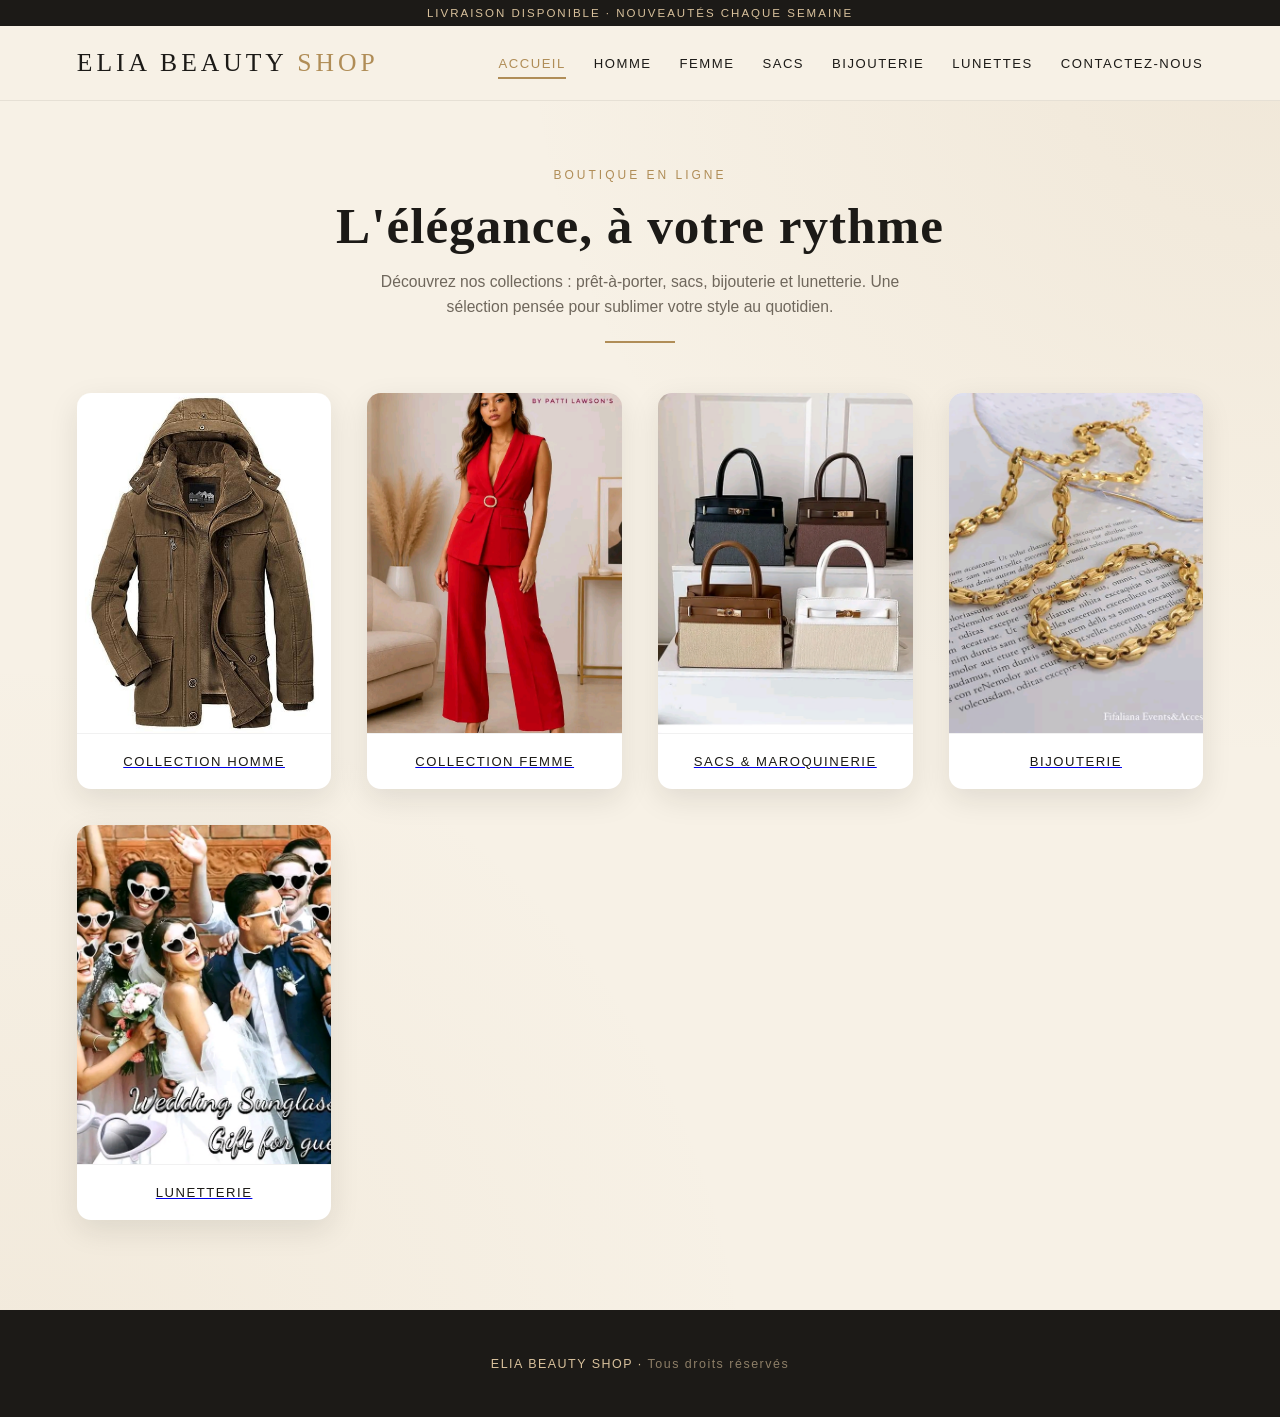
<file: index.html>
<!DOCTYPE html>
<html lang="fr">
<head>
<meta charset="UTF-8">
<meta name="viewport" content="width=device-width, initial-scale=1.0">
<title>ELIA BEAUTY SHOP — Accueil</title>
<link rel="stylesheet" href="style.css">
</head>
<body>

<div class="topbar">Livraison disponible &middot; Nouveautés chaque semaine</div>

<header class="site-header">
  <a href="index.html" class="logo">ELIA BEAUTY<span> SHOP</span></a>
  <ul class="nav-links">
    <li><a href="index.html" class="active">Accueil</a></li>
    <li><a href="Collection_Pour_Homme.html">Homme</a></li>
    <li><a href="Collection_Accesoir_Femme.html">Femme</a></li>
    <li><a href="Collection_sac.html">Sacs</a></li>
    <li><a href="Collection_bijouterie.html">Bijouterie</a></li>
    <li><a href="Collection_Lunite.html">Lunettes</a></li>
    <li><a href="contact.html"> Contactez-nous</a></li>
  </ul>
</header>

<section class="hero">
  <span class="eyebrow">Boutique en ligne</span>
  <h1>L'élégance, à votre rythme</h1>
  <p>Découvrez nos collections : prêt-à-porter, sacs, bijouterie et lunetterie. Une sélection pensée pour sublimer votre style au quotidien.</p>
  <hr>
</section>

<div class="img">

  <a class="card" href="Collection_Pour_Homme.html">
    <div class="frame">
      <img class="principale" src="hhh1.jpg" alt="Collection Homme">
      <img class="secondaire" src="h2.jpg" alt="Collection Homme">
    </div>
    <div class="etiquette">Collection Homme</div>
  </a>

  <a class="card" href="Collection_Accesoir_Femme.html">
    <div class="frame">
      <img class="principale" src="FEMME (3).jpg" alt="Collection Femme">
      <img class="secondaire" src="FEMME (2).jpg" alt="Collection Femme">
    </div>
    <div class="etiquette">Collection Femme</div>
  </a>

  <a class="card" href="Collection_sac.html">
    <div class="frame">
      <img class="principale" src="fh.jpg" alt="Collection Sacs">
      <img class="secondaire" src="j.jpg" alt="Collection Sacs">
    </div>
    <div class="etiquette">Sacs &amp; Maroquinerie</div>
  </a>

  <a class="card" href="Collection_bijouterie.html">
    <div class="frame">
      <img class="principale" src="rj.jpg" alt="Collection Bijouterie">
      <img class="secondaire" src="m.jpg" alt="Collection Bijouterie">
    </div>
    <div class="etiquette">Bijouterie</div>
  </a>

  <a class="card" href="Collection_Lunite.html">
    <div class="frame">
      <img class="principale" src="g.jpg" alt="Collection Lunettes">
      <img class="secondaire" src="co.jpg" alt="Collection Lunettes">
    </div>
    <div class="etiquette">Lunetterie</div>
  </a>

</div>

<footer class="site-footer">
  <p>ELIA BEAUTY SHOP &middot; <span>Tous droits réservés</span></p>
</footer>

</body>
</html>
</file>
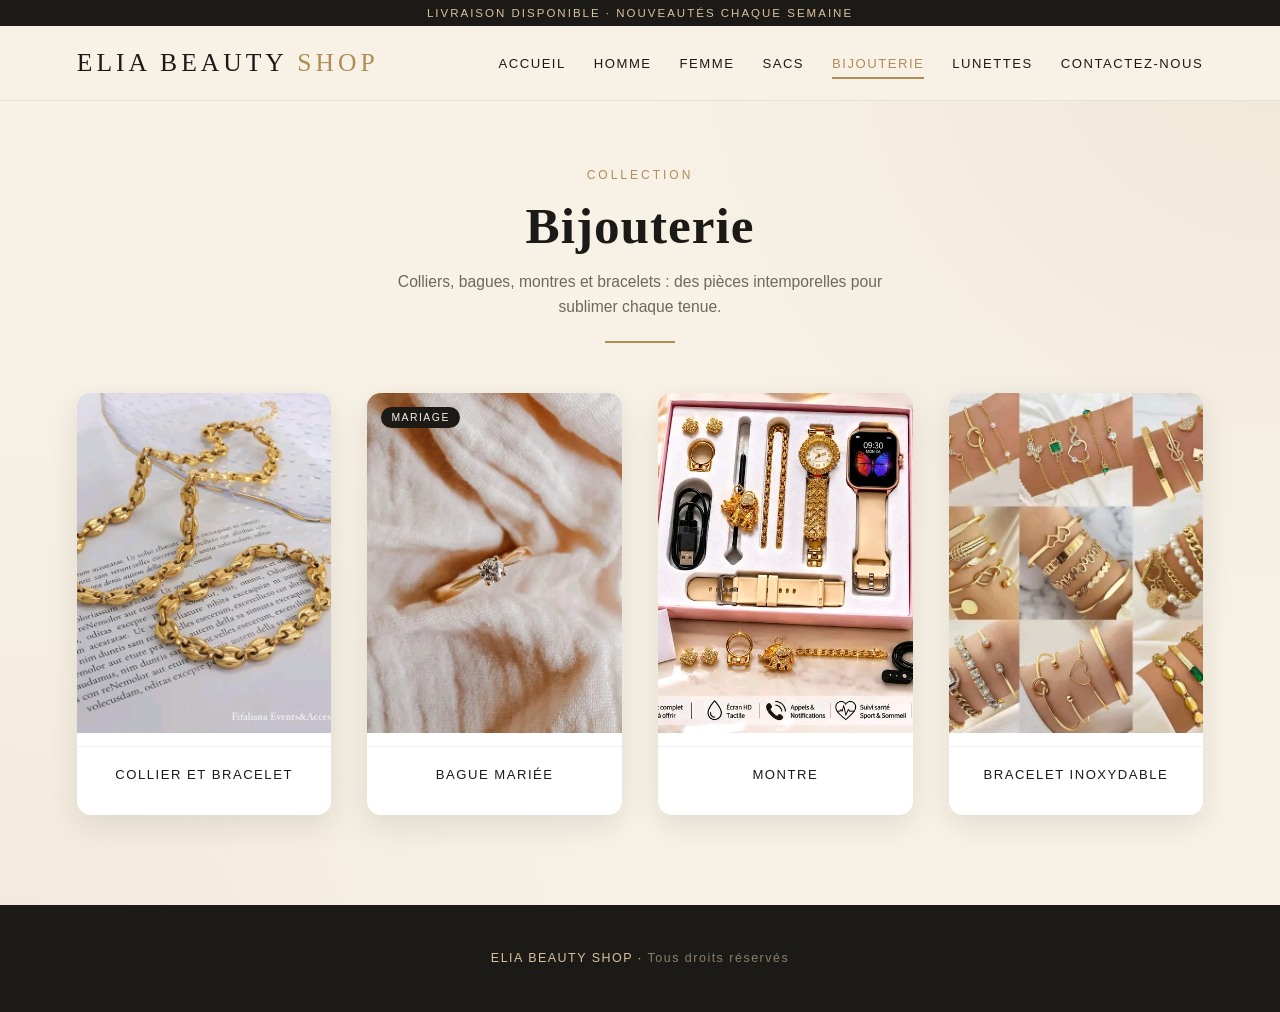
<file: Collection_bijouterie.html>
<!DOCTYPE html>
<html lang="fr">
<head>
<meta charset="UTF-8">
<meta name="viewport" content="width=device-width, initial-scale=1.0">
<title>ELIA BEAUTY SHOP— Bijouterie</title>
<link rel="stylesheet" href="style.css">
</head>
<body>

<div class="topbar">Livraison disponible &middot; Nouveautés chaque semaine</div>

<header class="site-header">
  <a href="index.html" class="logo">ELIA BEAUTY <span>SHOP</span></a>
  <ul class="nav-links">
    <li><a href="index.html">Accueil</a></li>
    <li><a href="Collection_Pour_Homme.html">Homme</a></li>
    <li><a href="Collection_Accesoir_Femme.html">Femme</a></li>
    <li><a href="Collection_sac.html">Sacs</a></li>
    <li><a href="Collection_bijouterie.html" class="active">Bijouterie</a></li>
    <li><a href="Collection_Lunite.html">Lunettes</a></li>
     <li><a href="contact.html"> Contactez-nous</a></li>
  </ul>
</header>

<section class="hero">
  <span class="eyebrow">Collection</span>
  <h1>Bijouterie</h1>
  <p>Colliers, bagues, montres et bracelets : des pièces intemporelles pour sublimer chaque tenue.</p>
  <hr>
</section>

<div class="img">

  <div class="card">
    <div class="frame">
      <img class="principale" src="rj.jpg" alt="Collier et bracelet">
      <img class="secondaire" src="rrj.jpg" alt="Collier et bracelet">
    </div>
    <p class="etiquette">Collier et bracelet</p>
  </div>

  <div class="card">
    <span class="badge">Mariage</span>
    <div class="frame">
      <img class="principale" src="bgm.jpg" alt="Bague mariée">
      <img class="secondaire" src="bm.jpg" alt="Bague mariée">
    </div>
    <p class="etiquette">Bague mariée</p>
  </div>

  <div class="card">
    <div class="frame">
      <img class="principale" src="m.jpg" alt="Montre">
      <img class="secondaire" src="mm.jpg" alt="Montre">
    </div>
    <p class="etiquette">Montre</p>
  </div>

  <div class="card">
    <div class="frame">
      <img class="principale" src="b.jpg" alt="Bracelet inoxydable">
      <img class="secondaire" src="b.jpg" alt="Bracelet inoxydable">
    </div>
    <p class="etiquette">Bracelet inoxydable</p>
  </div>

</div>

<footer class="site-footer">
  <p>ELIA BEAUTY SHOP &middot; <span>Tous droits réservés</span></p>
</footer>

</body>
</html>
</file>
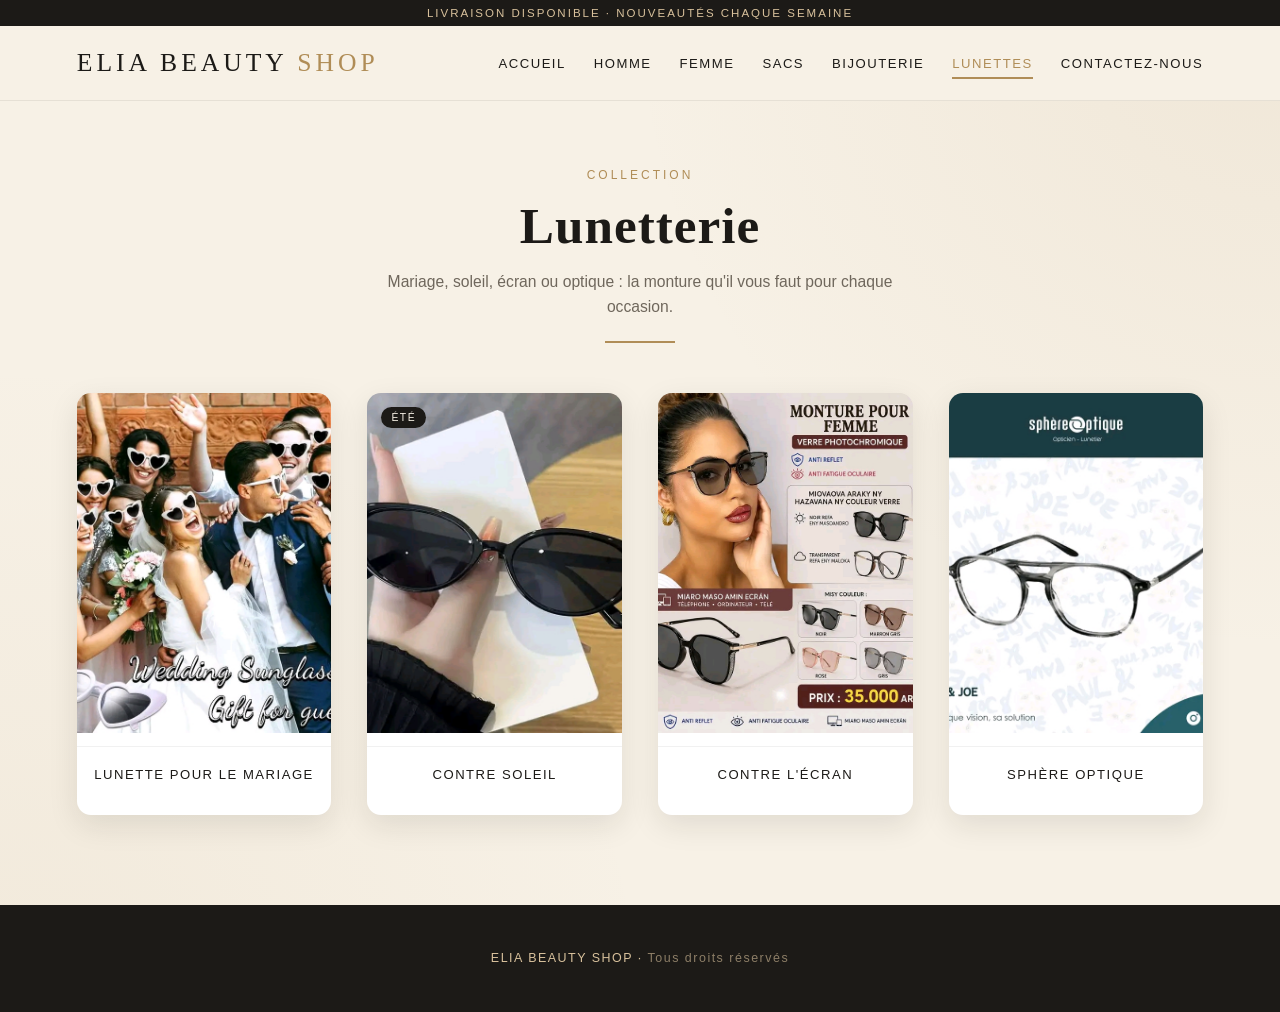
<file: Collection_Lunite.html>
<!DOCTYPE html>
<html lang="fr">
<head>
<meta charset="UTF-8">
<meta name="viewport" content="width=device-width, initial-scale=1.0">
<title>ELIA BEAUTY SHOP — Lunetterie</title>
<link rel="stylesheet" href="style.css">
</head>
<body>

<div class="topbar">Livraison disponible &middot; Nouveautés chaque semaine</div>

<header class="site-header">
  <a href="index.html" class="logo">ELIA BEAUTY <span>SHOP</span></a>
  <ul class="nav-links">
    <li><a href="index.html">Accueil</a></li>
    <li><a href="Collection_Pour_Homme.html">Homme</a></li>
    <li><a href="Collection_Accesoir_Femme.html">Femme</a></li>
    <li><a href="Collection_sac.html">Sacs</a></li>
    <li><a href="Collection_bijouterie.html">Bijouterie</a></li>
    <li><a href="Collection_Lunite.html" class="active">Lunettes</a></li>
     <li><a href="contact.html"> Contactez-nous</a></li>
  </ul>
</header>

<section class="hero">
  <span class="eyebrow">Collection</span>
  <h1>Lunetterie</h1>
  <p>Mariage, soleil, écran ou optique : la monture qu'il vous faut pour chaque occasion.</p>
  <hr>
</section>

<div class="img">

  <div class="card">
    <div class="frame">
      <img class="principale" src="g.jpg" alt="Lunette pour le mariage">
      <img class="secondaire" src="gg.jpg" alt="Lunette pour le mariage">
    </div>
    <p class="etiquette">Lunette pour le mariage</p>
  </div>

  <div class="card">
    <span class="badge">Été</span>
    <div class="frame">
      <img class="principale" src="co.jpg" alt="Contre soleil">
      <img class="secondaire" src="cco.jpg" alt="Contre soleil">
    </div>
    <p class="etiquette">Contre soleil</p>
  </div>

  <div class="card">
    <div class="frame">
      <img class="principale" src="n.jpg" alt="Contre l'écran">
      <img class="secondaire" src="nn.jpg" alt="Contre l'écran">
    </div>
    <p class="etiquette">Contre l'écran</p>
  </div>

  <div class="card">
    <div class="frame">
      <img class="principale" src="o.jpg" alt="Sphère optique">
      <img class="secondaire" src="oo.jpg" alt="Sphère optique">
    </div>
    <p class="etiquette">Sphère optique</p>
  </div>

</div>

<footer class="site-footer">
  <p>ELIA BEAUTY SHOP &middot; <span>Tous droits réservés</span></p>
</footer>

</body>
</html>
</file>
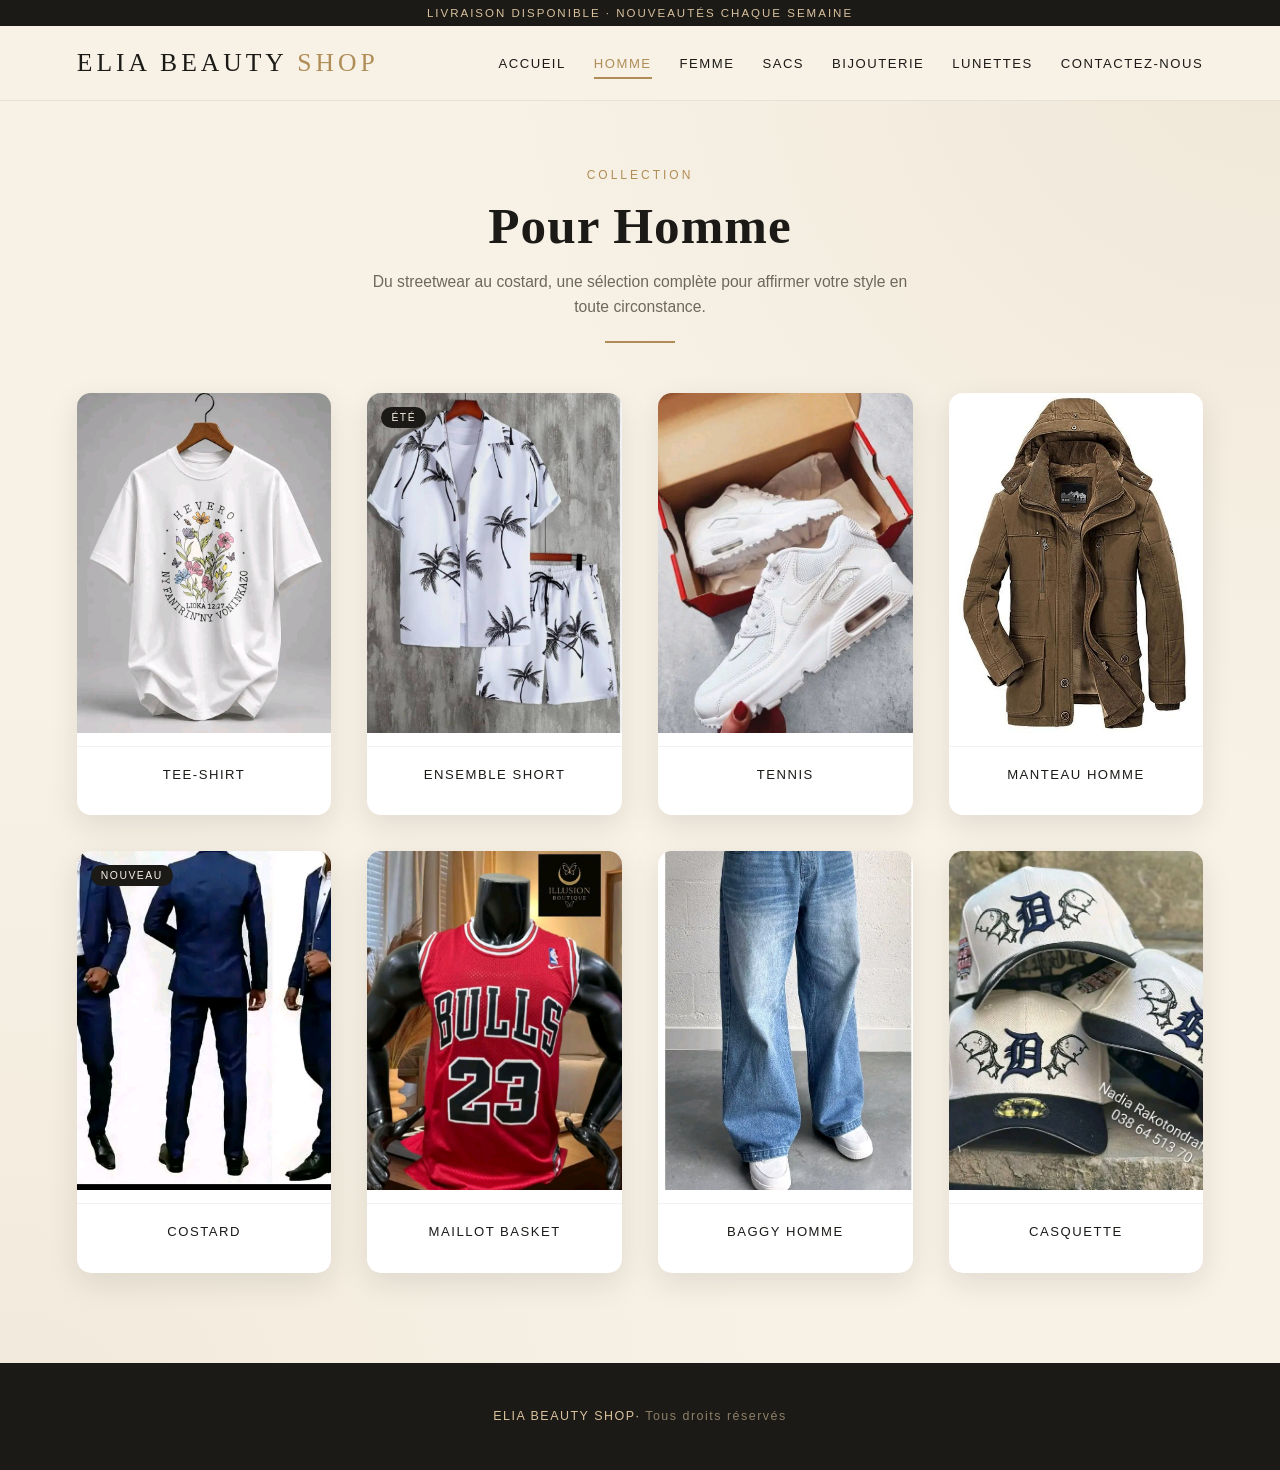
<file: Collection_Pour_Homme.html>
<!DOCTYPE html>
<html lang="fr">
<head>
<meta charset="UTF-8">
<meta name="viewport" content="width=device-width, initial-scale=1.0">
<title>ELIA BEAUTY SHOP — Homme</title>
<link rel="stylesheet" href="style.css">
</head>
<body>

<div class="topbar">Livraison disponible &middot; Nouveautés chaque semaine</div>

<header class="site-header">
  <a href="index.html" class="logo">ELIA BEAUTY <span>SHOP</span></a>
  <ul class="nav-links">
    <li><a href="index.html">Accueil</a></li>
    <li><a href="Collection_Pour_Homme.html" class="active">Homme</a></li>
    <li><a href="Collection_Accesoir_Femme.html">Femme</a></li>
    <li><a href="Collection_sac.html">Sacs</a></li>
    <li><a href="Collection_bijouterie.html">Bijouterie</a></li>
    <li><a href="Collection_Lunite.html">Lunettes</a></li>
     <li><a href="contact.html"> Contactez-nous</a></li>
  </ul>
</header>

<section class="hero">
  <span class="eyebrow">Collection</span>
  <h1>Pour Homme</h1>
  <p>Du streetwear au costard, une sélection complète pour affirmer votre style en toute circonstance.</p>
  <hr>
</section>

<div class="img">

  <div class="card">
    <div class="frame">
      <img class="principale" src="tty.jpg" alt="Tee-shirt">
      <img class="secondaire" src="ty.jpg" alt="Tee-shirt">
    </div>
    <p class="etiquette">Tee-shirt</p>
  </div>

  <div class="card">
    <span class="badge">Été</span>
    <div class="frame">
      <img class="principale" src="e2.jpg" alt="Ensemble short">
      <img class="secondaire" src="e3.jpg" alt="Ensemble short">
    </div>
    <p class="etiquette">Ensemble short</p>
  </div>

  <div class="card">
    <div class="frame">
      <img class="principale" src="NikeAIR.jpg" alt="Tennis">
      <img class="secondaire" src="AirNIKE.jpg" alt="Tennis">
    </div>
    <p class="etiquette">Tennis</p>
  </div>

  <div class="card">
    <div class="frame">
      <img class="principale" src="hhh1.jpg" alt="Manteau homme">
      <img class="secondaire" src="h2.jpg" alt="Manteau homme">
    </div>
    <p class="etiquette">Manteau homme</p>
  </div>

  <div class="card">
    <span class="badge">Nouveau</span>
    <div class="frame">
      <img class="principale" src="C1.jpg" alt="Costard">
      <img class="secondaire" src="C2.jpg" alt="Costard">
    </div>
    <p class="etiquette">Costard</p>
  </div>

  <div class="card">
    <div class="frame">
      <img class="principale" src="llo.jpg" alt="Maillot basket">
      <img class="secondaire" src="lo.jpg" alt="Maillot basket">
    </div>
    <p class="etiquette">Maillot basket</p>
  </div>

  <div class="card">
    <div class="frame">
      <img class="principale" src="ggy.jpg" alt="Baggy homme">
      <img class="secondaire" src="gy.jpg" alt="Baggy homme">
    </div>
    <p class="etiquette">Baggy homme</p>
  </div>

  <div class="card">
    <div class="frame">
      <img class="principale" src="ta.jpg" alt="Casquette">
      <img class="secondaire" src="tta.jpg" alt="Casquette">
    </div>
    <p class="etiquette">Casquette</p>
  </div>

</div>

<footer class="site-footer">
  <p>ELIA BEAUTY SHOP&middot; <span>Tous droits réservés</span></p>
</footer>

</body>
</html>
</file>
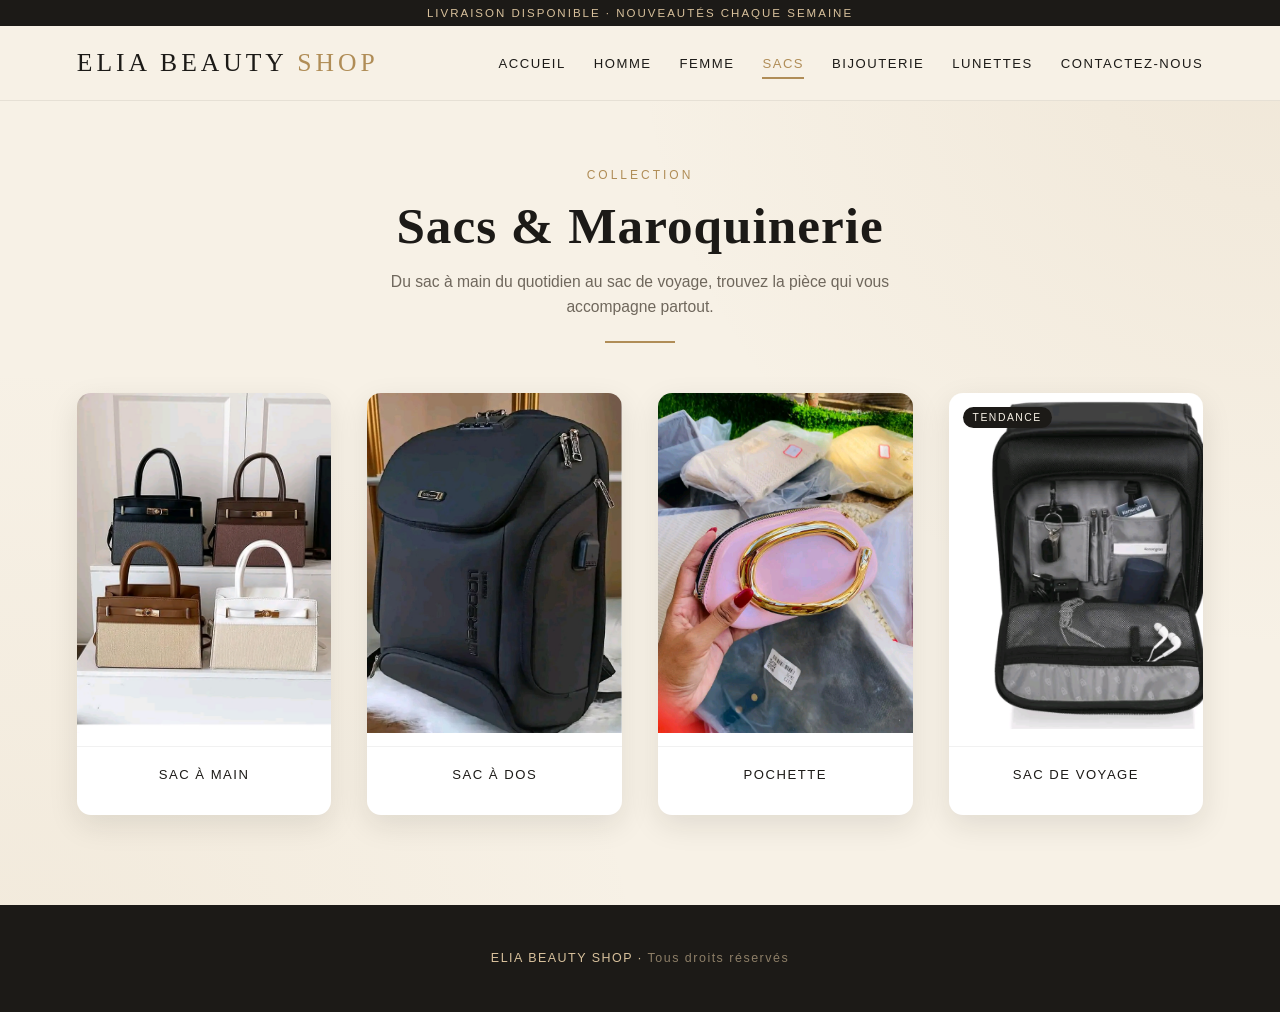
<file: Collection_sac.html>
<!DOCTYPE html>
<html lang="fr">
<head>
<meta charset="UTF-8">
<meta name="viewport" content="width=device-width, initial-scale=1.0">
<title>ELIA BEAUTY SHOP — Sacs &amp; Maroquinerie</title>
<link rel="stylesheet" href="style.css">
</head>
<body>

<div class="topbar">Livraison disponible &middot; Nouveautés chaque semaine</div>

<header class="site-header">
  <a href="index.html" class="logo">ELIA BEAUTY  <span>SHOP</span></a>
  <ul class="nav-links">
    <li><a href="index.html">Accueil</a></li>
    <li><a href="Collection_Pour_Homme.html">Homme</a></li>
    <li><a href="Collection_Accesoir_Femme.html">Femme</a></li>
    <li><a href="Collection_sac.html" class="active">Sacs</a></li>
    <li><a href="Collection_bijouterie.html">Bijouterie</a></li>
    <li><a href="Collection_Lunite.html">Lunettes</a></li> 
    <li><a href="contact.html"> Contactez-nous</a></li>
  </ul>
</header>

<section class="hero">
  <span class="eyebrow">Collection</span>
  <h1>Sacs &amp; Maroquinerie</h1>
  <p>Du sac à main du quotidien au sac de voyage, trouvez la pièce qui vous accompagne partout.</p>
  <hr>
</section>

<div class="img">

  <div class="card">
    <div class="frame">
      <img class="principale" src="fh.jpg" alt="Sac à main">
      <img class="secondaire" src="fh.jpg" alt="Sac à main">
    </div>
    <p class="etiquette">Sac à main</p>
  </div>

  <div class="card">
    <div class="frame">
      <img class="principale" src="j.jpg" alt="Sac à dos">
      <img class="secondaire" src="jj.jpg" alt="Sac à dos">
    </div>
    <p class="etiquette">Sac à dos</p>
  </div>

  <div class="card">
    <div class="frame">
      <img class="principale" src="pk.jpg" alt="Pochette">
      <img class="secondaire" src="pkk.jpg" alt="Pochette">
    </div>
    <p class="etiquette">Pochette</p>
  </div>

  <div class="card">
    <span class="badge">Tendance</span>
    <div class="frame">
      <img class="principale" src="x.jpg" alt="Sac de voyage">
      <img class="secondaire" src="xx.jpg" alt="Sac de voyage">
    </div>
    <p class="etiquette">Sac de voyage</p>
  </div>

</div>

<footer class="site-footer">
  <p>ELIA BEAUTY SHOP &middot; <span>Tous droits réservés</span></p>
</footer>

</body>
</html>
</file>
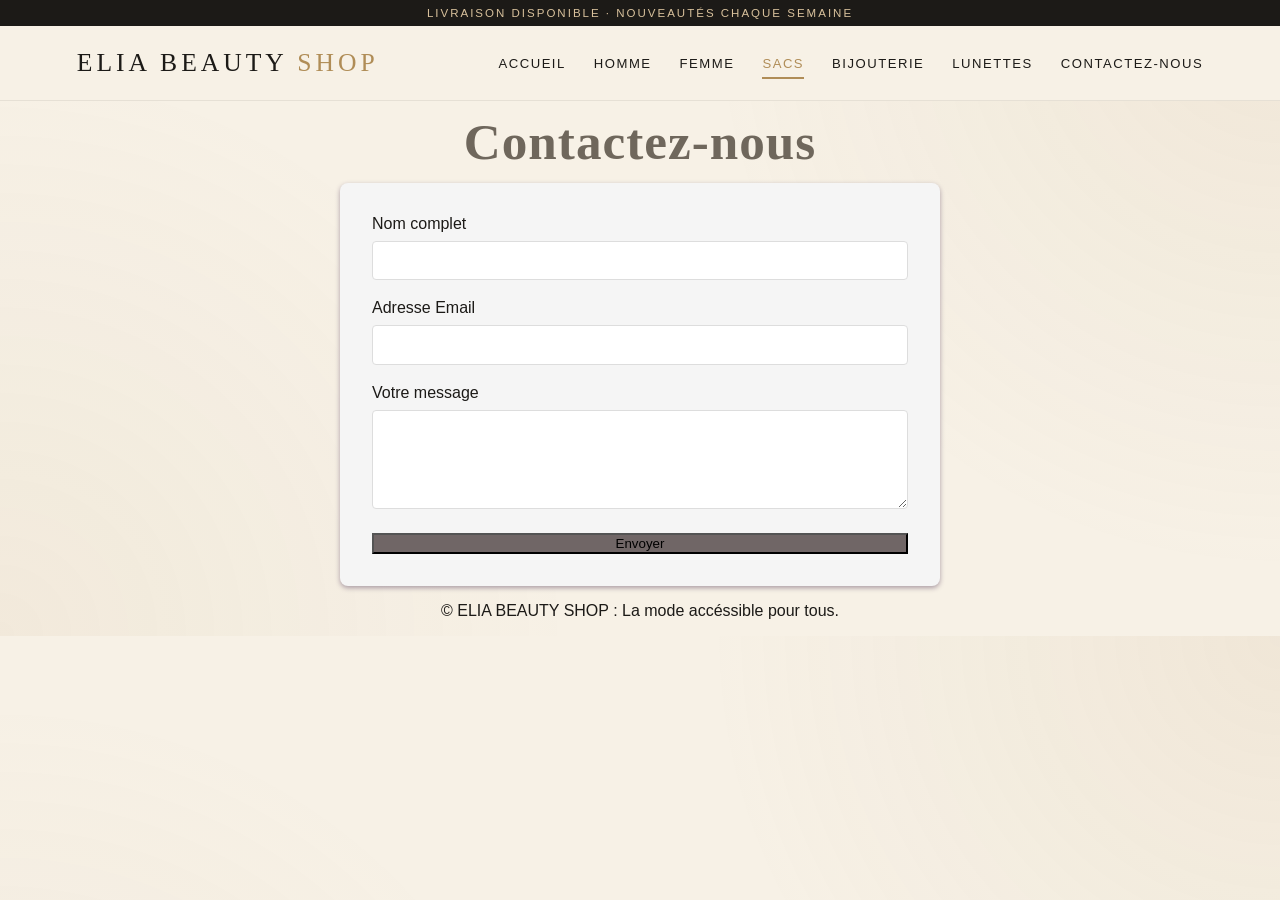
<file: contact.html>
<!DOCTYPE html>
<html lang="fr">
    
<div class="topbar">Livraison disponible &middot; Nouveautés chaque semaine</div>
<header class="site-header">
    <meta charset="UTF-8">
    <meta name="viewport" content="width=device-width, initial-scale=1.0">
    <title>Contact - Accessoir'In</title>
    <link rel="stylesheet" href="contact.css">
    <link rel="stylesheet" href="style.css">
    
  <a href="index.html" class="logo">ELIA BEAUTY  <span>SHOP</span></a>
  <ul class="nav-links">
    <li><a href="index.html">Accueil</a></li>
    <li><a href="Collection_Pour_Homme.html">Homme</a></li>
    <li><a href="Collection_Accesoir_Femme.html">Femme</a></li>
    <li><a href="Collection_sac.html" class="active">Sacs</a></li>
    <li><a href="Collection_bijouterie.html">Bijouterie</a></li>
    <li><a href="Collection_Lunite.html">Lunettes</a></li> 
    <li><a href="contact.html"> Contactez-nous</a></li>
  </ul>
</header>

<body>
    <main class="container">
        <h2 class="page-title">Contactez-nous</h2>
        <form class="form-contact" action="#" method="POST">
            <div class="form-group">
                <label for="name">Nom complet</label>
                <input type="text" id="name" required>
            </div>
            <div class="form-group">
                <label for="email">Adresse Email</label>
                <input type="email" id="email" required>
            </div>
            <div class="form-group">
                <label for="message">Votre message</label>
                <textarea id="message" rows="5" required></textarea>
            </div>
            <button type="submit" class="btn" style="width: 100%;" >Envoyer</button>
        </form>
    </main>

    <footer>
        <p>&copy; ELIA BEAUTY SHOP : La mode accéssible pour tous.</p>
    </footer>
</body>
</html>
</file>
<file: style.css>
/* ===== Boutique en ligne — feuille de style partagée ===== */

:root{
  --noir: #1c1a17;
  --creme: #f7f1e6;
  --or: #b08d57;
  --or-clair: #d8c19c;
  --gris: #6f675c;
  --blanc: #ffffff;
  --ombre: 0 10px 30px rgba(28,26,23,0.10);
  --ombre-hover: 0 18px 40px rgba(28,26,23,0.18);
  --rayon: 14px;
}

*{ box-sizing: border-box; }

body{
  margin: 0;
  background: var(--creme);
  background-image:
    radial-gradient(circle at 100% 0%, rgba(176,141,87,0.10), transparent 40%),
    radial-gradient(circle at 0% 100%, rgba(176,141,87,0.08), transparent 40%);
  font-family: 'Helvetica Neue', Arial, sans-serif;
  color: var(--noir);
}

/* ---------- Bandeau supérieur ---------- */
.topbar{
  text-align: center;
  background: var(--noir);
  color: var(--or-clair);
  font-size: 0.72rem;
  letter-spacing: 2px;
  padding: 7px 10px;
  text-transform: uppercase;
}

/* ---------- En-tête / Navigation ---------- */
.site-header{
  display: flex;
  align-items: center;
  justify-content: space-between;
  flex-wrap: wrap;
  gap: 14px;
  padding: 22px 6%;
  background: var(--creme);
  border-bottom: 1px solid rgba(28,26,23,0.08);
  position: sticky;
  top: 0;
  z-index: 50;
  backdrop-filter: blur(6px);
}

.logo{
  font-family: 'Georgia', serif;
  font-size: 1.6rem;
  letter-spacing: 4px;
  text-transform: uppercase;
  color: var(--noir);
  text-decoration: none;
}
.logo span{ color: var(--or); }

.nav-links{
  display: flex;
  flex-wrap: wrap;
  gap: 28px;
  list-style: none;
  margin: 0;
  padding: 0;
}

.nav-links a{
  color: var(--noir);
  text-decoration: none;
  font-size: 0.82rem;
  letter-spacing: 1.5px;
  text-transform: uppercase;
  padding-bottom: 6px;
  border-bottom: 2px solid transparent;
  transition: border-color 0.25s ease, color 0.25s ease;
}

.nav-links a:hover,
.nav-links a.active{
  color: var(--or);
  border-bottom-color: var(--or);
}

/* ---------- Hero / titre de page ---------- */
.hero{
  text-align: center;
  padding: 64px 6% 30px;
}

.hero .eyebrow{
  display: inline-block;
  font-size: 0.75rem;
  letter-spacing: 3px;
  text-transform: uppercase;
  color: var(--or);
  margin-bottom: 14px;
}

.hero h1{
  font-family: 'Georgia', serif;
  font-size: clamp(2rem, 4vw, 3.2rem);
  margin: 0 0 14px;
  letter-spacing: 1px;
}

.hero p{
  max-width: 540px;
  margin: 0 auto;
  color: var(--gris);
  font-size: 0.98rem;
  line-height: 1.6;
}

.hero hr{
  width: 70px;
  height: 2px;
  border: none;
  background: var(--or);
  margin: 22px auto 0;
}

/* ---------- Grille produits ---------- */
.img{
  display: grid;
  grid-template-columns: repeat(auto-fit, minmax(230px, 1fr));
  gap: 36px;
  padding: 20px 6% 90px;
  max-width: 1280px;
  margin: 0 auto;
}

/* Chaque produit : une carte */
.img > p{
  margin: 0;
  grid-column: span 1;
}

/* ---------- Carte produit (image + double calque sans JS) ---------- */
.card{
  position: relative;
  display: block;
  border-radius: var(--rayon);
  overflow: hidden;
  background: var(--blanc);
  box-shadow: var(--ombre);
  transition: transform 0.4s ease, box-shadow 0.4s ease;
  isolation: isolate;
}

.card:hover{
  transform: translateY(-6px);
  box-shadow: var(--ombre-hover);
}

.card .frame{
  position: relative;
  width: 100%;
  aspect-ratio: 3 / 4;
  overflow: hidden;
  background: linear-gradient(135deg, #efe7d6, #e3d8c0);
}

.card .frame img{
  position: absolute;
  inset: 0;
  width: 100%;
  height: 100%;
  object-fit: cover;
  transition: opacity 0.6s ease, transform 0.6s ease;
}

/* Image principale visible par défaut */
.card .frame img.principale{
  opacity: 1;
  transform: scale(1.0);
  z-index: 1;
}

/* Image secondaire : apparaît en fondu au survol — sans aucun JS */
.card .frame img.secondaire{
  opacity: 0;
  transform: scale(1.06);
  z-index: 2;
}

.card:hover .frame img.secondaire{ opacity: 1; }
.card:hover .frame img.principale{ transform: scale(1.06); }

/* Étiquette nom du produit */
.card .etiquette{
  display: flex;
  align-items: center;
  justify-content: center;
  text-align: center;
  padding: 16px 12px;
  font-size: 0.82rem;
  letter-spacing: 1.5px;
  text-transform: uppercase;
  color: var(--noir);
  border-top: 1px solid rgba(28,26,23,0.06);
  min-height: 56px;
}

/* Petit liseré doré qui apparaît au survol */
.card::after{
  content: "";
  position: absolute;
  inset: 0;
  border: 1px solid var(--or);
  border-radius: var(--rayon);
  opacity: 0;
  pointer-events: none;
  transition: opacity 0.4s ease;
  z-index: 3;
}
.card:hover::after{ opacity: 1; }

/* Badge "Nouveau" optionnel */
.badge{
  position: absolute;
  top: 14px;
  left: 14px;
  background: var(--noir);
  color: var(--creme);
  font-size: 0.65rem;
  letter-spacing: 1.5px;
  text-transform: uppercase;
  padding: 5px 10px;
  border-radius: 30px;
  z-index: 4;
}

/* ---------- Pied de page ---------- */
.site-footer{
  text-align: center;
  padding: 34px 6%;
  background: var(--noir);
  color: var(--or-clair);
  font-size: 0.78rem;
  letter-spacing: 1.5px;
}

.site-footer span{ opacity: 0.6; }

/* ---------- Responsive ---------- */
@media (max-width: 640px){
  .site-header{ justify-content: center; text-align: center; }
  .nav-links{ justify-content: center; gap: 16px; }
  .hero{ padding: 44px 6% 20px; }
}
</file>
<file: contact.css>
/* Formulaire de Contact */
body{
    background: rgb(235, 218, 187);
}
.form-contact {
    background: whitesmoke;
    padding: 2rem;
    border-radius: 8px;
    max-width: 600px;
    margin: 0 auto;
    box-shadow: 0 2px 5px rgb(170, 155, 164);
}
h2{ 
  max-width: 540px;
 
  color: var(--gris);
  font-size: 0.98rem;
  line-height: 1.6;
  font-family: 'Georgia', serif;
  font-size: clamp(2rem, 4vw, 3.2rem);
  margin: 0 0 14px;
  letter-spacing: 1px;
  align-self: center;

}
.page-title{
  max-width: 540px;
 
  color: var(--gris);
  font-size: 0.98rem;
  line-height: 1.6;
  font-family: 'Georgia', serif;
  font-size: clamp(2rem, 4vw, 3.2rem);
  margin: auto;
  letter-spacing: 1px;
  align-self: center;
  text-align: center;
}

.form-group {
    margin-bottom: 1.2rem;
}

.form-group label {
    display: block;
    margin-bottom: 0.5rem;
}

.form-group input, .form-group textarea {
    width: 100%;
    padding: 0.7rem;
    border: 1px solid #ddd;
    border-radius: 4px;
}
.btn{ background-color: rgb(112, 102, 102);
box-shadow: #ddd;
}
footer{
    text-align:  center;
}

/* responsive */
@media(max-width: 768px){
    .container{
        width: 100px;
        padding: 10px;
    }
}
</file>
